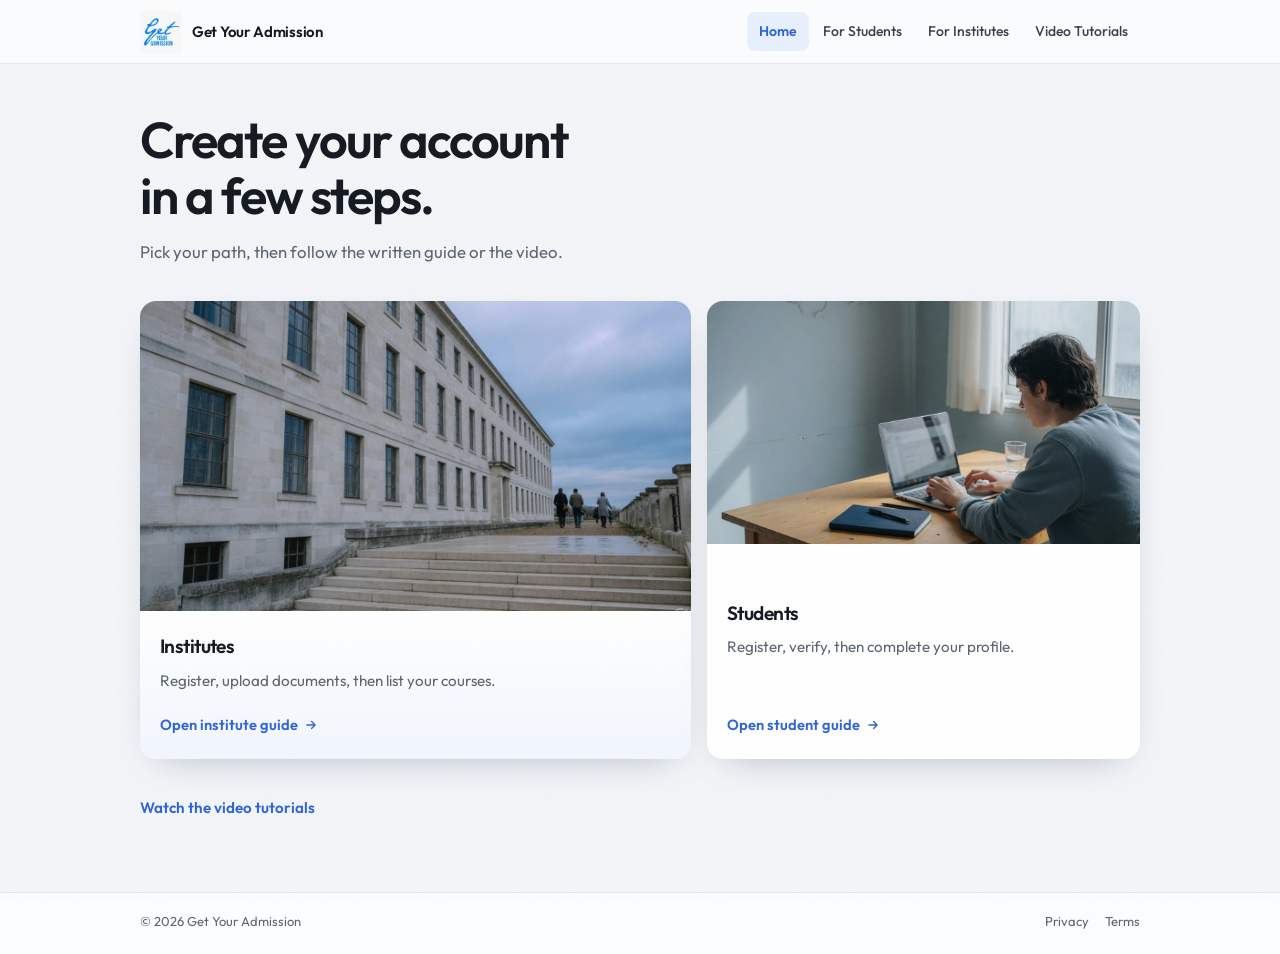
<file: index.html>
<!DOCTYPE html>
<html lang="en">
<head>
  <meta charset="UTF-8">
  <meta name="viewport" content="width=device-width, initial-scale=1.0">
  <title>Sign up guide - Get Your Admission</title>
  <meta name="description" content="Create a student or institute account on Get Your Admission. Short written steps and video walkthroughs.">
  <meta name="theme-color" content="#F3F5F8">
  <link rel="icon" href="favicon.svg?v=2" type="image/svg+xml">
  <link rel="preconnect" href="https://fonts.googleapis.com">
  <link rel="preconnect" href="https://fonts.gstatic.com" crossorigin>
  <link href="https://fonts.googleapis.com/css2?family=Outfit:wght@400;500;600;700&display=swap" rel="stylesheet">
  <link rel="stylesheet" href="style.css">
</head>
<body>
  <a class="skip-link" href="#main">Skip to content</a>

  <header class="site-header">
    <div class="nav-inner">
      <a href="index.html" class="brand">
        <img class="brand-logo" src="favicon.svg?v=2" alt="">
        <span class="brand-name">Get Your Admission</span>
      </a>
      <button class="nav-toggle" id="nav-toggle" type="button" aria-expanded="false" aria-controls="site-nav">
        <span class="nav-toggle-bar"></span>
        <span class="sr-only">Menu</span>
      </button>
      <nav class="site-nav" id="site-nav">
        <a href="index.html" aria-current="page">Home</a>
        <a href="student-signup.html">For Students</a>
        <a href="institute-signup.html">For Institutes</a>
        <a href="videos.html">Video Tutorials</a>
      </nav>
    </div>
  </header>

  <main id="main">
    <section class="hero">
      <div class="container">
        <h1>Create your account in a few steps.</h1>
        <p class="lede">Pick your path, then follow the written guide or the video.</p>
      </div>
    </section>

    <section class="paths" aria-label="Sign-up paths">
      <div class="container path-grid">
        <a class="path path--institute" href="institute-signup.html">
          <div class="path-media">
            <img src="images/institute.jpg" alt="Campus building with stone steps">
          </div>
          <div class="path-body">
            <h2>Institutes</h2>
            <p>Register, upload documents, then list your courses.</p>
            <span class="path-cta">Open institute guide
              <svg viewBox="0 0 24 24" fill="none" stroke="currentColor" stroke-width="2.2" stroke-linecap="round" stroke-linejoin="round" aria-hidden="true"><path d="M5 12h14M13 6l6 6-6 6"/></svg>
            </span>
          </div>
        </a>

        <a class="path path--student" href="student-signup.html">
          <div class="path-media">
            <img src="images/student.jpg" alt="Student working at a laptop">
          </div>
          <div class="path-body">
            <h2>Students</h2>
            <p>Register, verify, then complete your profile.</p>
            <span class="path-cta">Open student guide
              <svg viewBox="0 0 24 24" fill="none" stroke="currentColor" stroke-width="2.2" stroke-linecap="round" stroke-linejoin="round" aria-hidden="true"><path d="M5 12h14M13 6l6 6-6 6"/></svg>
            </span>
          </div>
        </a>
      </div>
    </section>

    <section class="watch-row">
      <div class="container">
        <a class="text-link" href="videos.html">Watch the video tutorials</a>
      </div>
    </section>
  </main>

  <footer class="site-footer">
    <div class="container footer-row">
      <p>© 2026 Get Your Admission</p>
      <nav class="footer-links" aria-label="Legal">
        <a href="privacy.html">Privacy</a>
        <a href="terms.html">Terms</a>
      </nav>
    </div>
  </footer>

  <script src="main.js"></script>
</body>
</html>
</file>
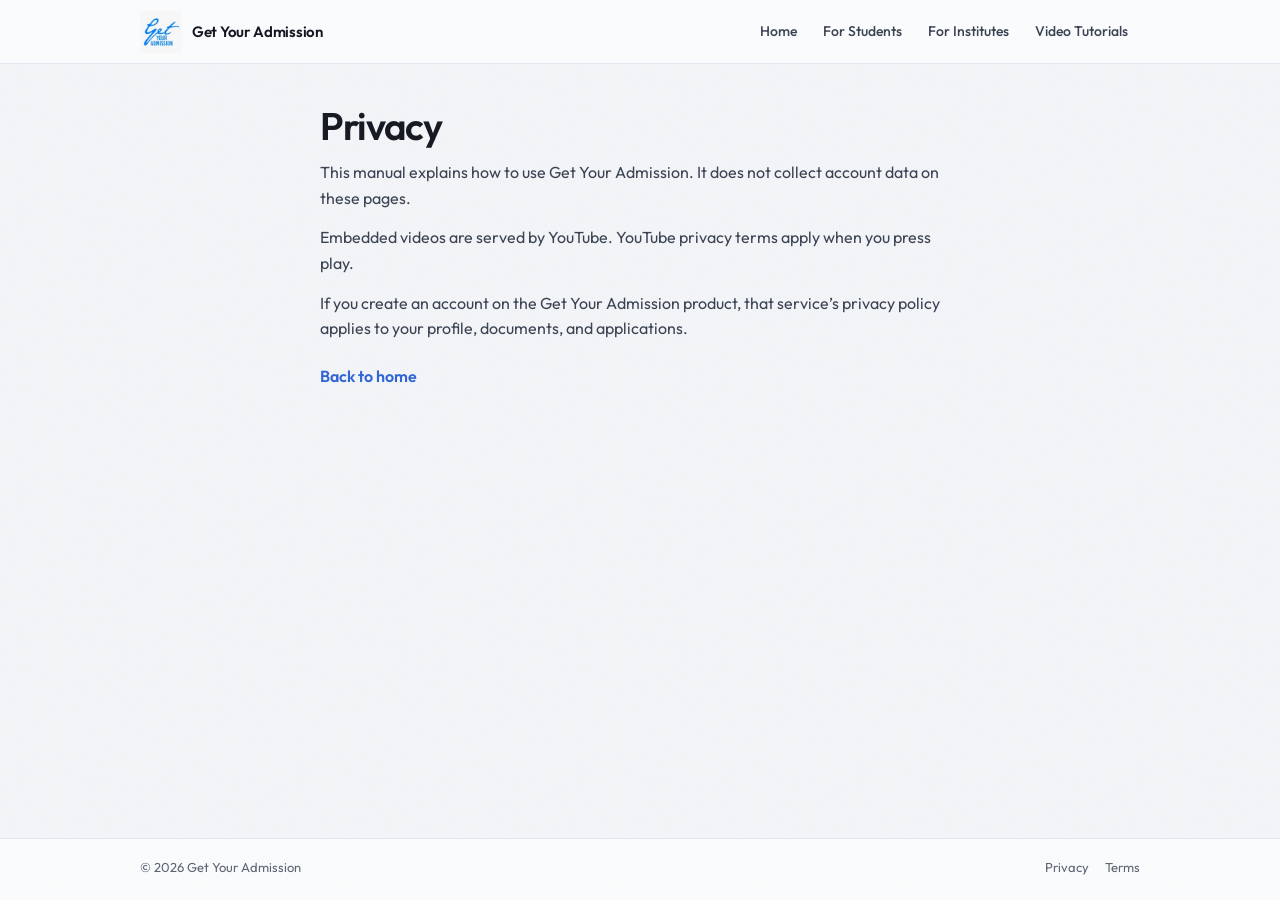
<file: privacy.html>
<!DOCTYPE html>
<html lang="en">
<head>
  <meta charset="UTF-8">
  <meta name="viewport" content="width=device-width, initial-scale=1.0">
  <title>Privacy - Get Your Admission</title>
  <meta name="description" content="Privacy information for the Get Your Admission user manual.">
  <meta name="theme-color" content="#F3F5F8">
  <link rel="icon" href="favicon.svg?v=2" type="image/svg+xml">
  <link rel="preconnect" href="https://fonts.googleapis.com">
  <link rel="preconnect" href="https://fonts.gstatic.com" crossorigin>
  <link href="https://fonts.googleapis.com/css2?family=Outfit:wght@400;500;600;700&display=swap" rel="stylesheet">
  <link rel="stylesheet" href="style.css">
</head>
<body>
  <a class="skip-link" href="#main">Skip to content</a>

  <header class="site-header">
    <div class="nav-inner">
      <a href="index.html" class="brand">
        <img class="brand-logo" src="favicon.svg?v=2" alt="">
        <span class="brand-name">Get Your Admission</span>
      </a>
      <button class="nav-toggle" id="nav-toggle" type="button" aria-expanded="false" aria-controls="site-nav">
        <span class="nav-toggle-bar"></span>
        <span class="sr-only">Menu</span>
      </button>
      <nav class="site-nav" id="site-nav">
        <a href="index.html">Home</a>
        <a href="student-signup.html">For Students</a>
        <a href="institute-signup.html">For Institutes</a>
        <a href="videos.html">Video Tutorials</a>
      </nav>
    </div>
  </header>

  <main id="main">
    <div class="container simple">
      <h1>Privacy</h1>
      <p>This manual explains how to use Get Your Admission. It does not collect account data on these pages.</p>
      <p>Embedded videos are served by YouTube. YouTube privacy terms apply when you press play.</p>
      <p>If you create an account on the Get Your Admission product, that service’s privacy policy applies to your profile, documents, and applications.</p>
      <a class="back-link" href="index.html">Back to home</a>
    </div>
  </main>

  <footer class="site-footer">
    <div class="container footer-row">
      <p>© 2026 Get Your Admission</p>
      <nav class="footer-links" aria-label="Legal">
        <a href="privacy.html">Privacy</a>
        <a href="terms.html">Terms</a>
      </nav>
    </div>
  </footer>

  <script src="main.js"></script>
</body>
</html>
</file>
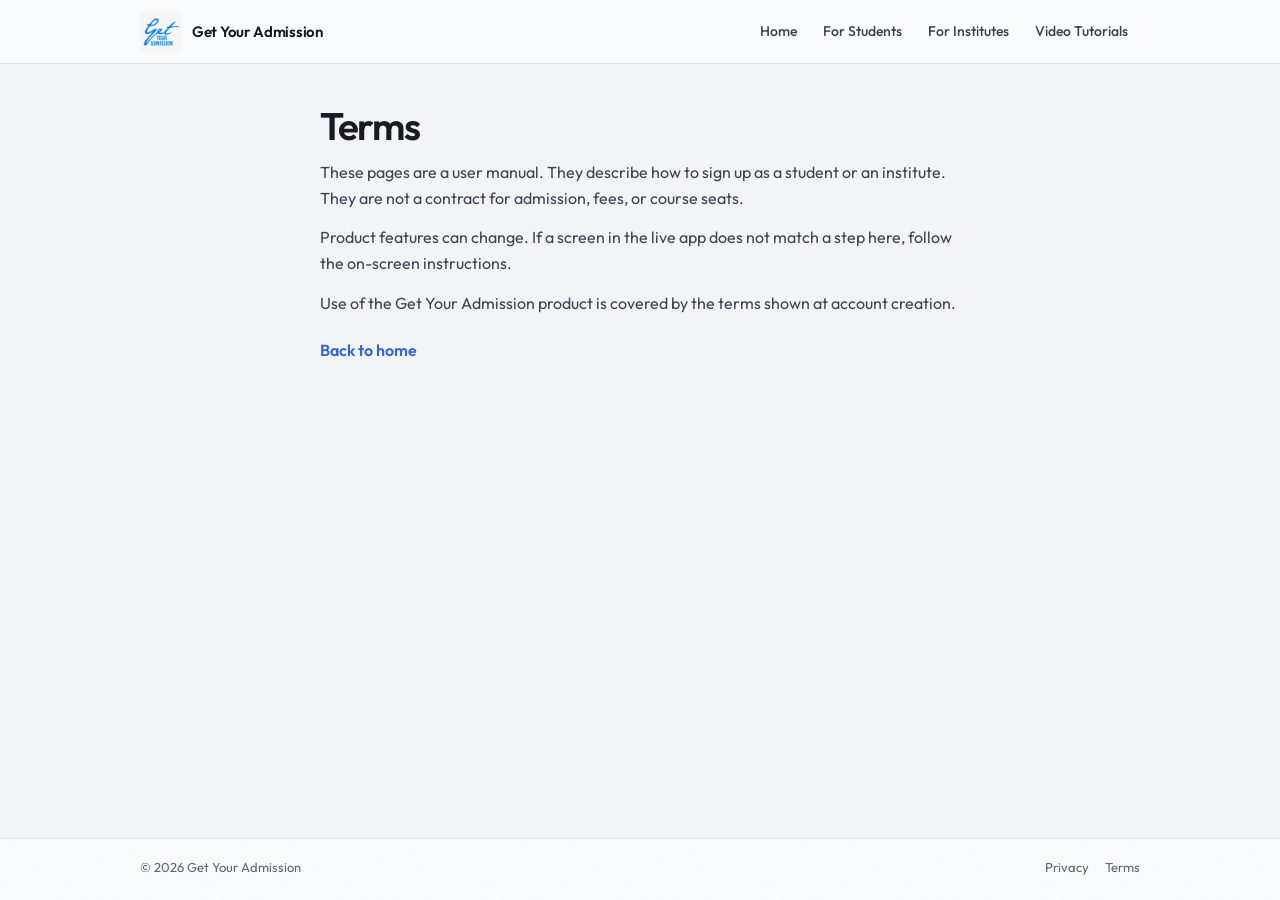
<file: terms.html>
<!DOCTYPE html>
<html lang="en">
<head>
  <meta charset="UTF-8">
  <meta name="viewport" content="width=device-width, initial-scale=1.0">
  <title>Terms - Get Your Admission</title>
  <meta name="description" content="Terms for using the Get Your Admission user manual.">
  <meta name="theme-color" content="#F3F5F8">
  <link rel="icon" href="favicon.svg?v=2" type="image/svg+xml">
  <link rel="preconnect" href="https://fonts.googleapis.com">
  <link rel="preconnect" href="https://fonts.gstatic.com" crossorigin>
  <link href="https://fonts.googleapis.com/css2?family=Outfit:wght@400;500;600;700&display=swap" rel="stylesheet">
  <link rel="stylesheet" href="style.css">
</head>
<body>
  <a class="skip-link" href="#main">Skip to content</a>

  <header class="site-header">
    <div class="nav-inner">
      <a href="index.html" class="brand">
        <img class="brand-logo" src="favicon.svg?v=2" alt="">
        <span class="brand-name">Get Your Admission</span>
      </a>
      <button class="nav-toggle" id="nav-toggle" type="button" aria-expanded="false" aria-controls="site-nav">
        <span class="nav-toggle-bar"></span>
        <span class="sr-only">Menu</span>
      </button>
      <nav class="site-nav" id="site-nav">
        <a href="index.html">Home</a>
        <a href="student-signup.html">For Students</a>
        <a href="institute-signup.html">For Institutes</a>
        <a href="videos.html">Video Tutorials</a>
      </nav>
    </div>
  </header>

  <main id="main">
    <div class="container simple">
      <h1>Terms</h1>
      <p>These pages are a user manual. They describe how to sign up as a student or an institute. They are not a contract for admission, fees, or course seats.</p>
      <p>Product features can change. If a screen in the live app does not match a step here, follow the on-screen instructions.</p>
      <p>Use of the Get Your Admission product is covered by the terms shown at account creation.</p>
      <a class="back-link" href="index.html">Back to home</a>
    </div>
  </main>

  <footer class="site-footer">
    <div class="container footer-row">
      <p>© 2026 Get Your Admission</p>
      <nav class="footer-links" aria-label="Legal">
        <a href="privacy.html">Privacy</a>
        <a href="terms.html">Terms</a>
      </nav>
    </div>
  </footer>

  <script src="main.js"></script>
</body>
</html>
</file>
<file: style.css>
/* Get Your Admission – user manual
   z-index: skip 5, grain 8, header 40, menu 45, lightbox 60 */

*, *::before, *::after { box-sizing: border-box; margin: 0; padding: 0; }

:root {
  --accent: #2F64D6;
  --accent-hover: #2454B8;
  --accent-soft: #E7EFFC;
  --ink: #141821;
  --ink-soft: #3A4252;
  --muted: #5C6573;
  --bg: #F3F5F8;
  --surface: #FBFCFD;
  --card: #FFFFFF;
  --line: #E2E7EF;
  --line-strong: #D3DAE6;
  --shadow: 0 14px 36px -20px rgba(24, 36, 62, 0.35);
  --shadow-tint: 0 16px 32px -18px rgba(47, 100, 214, 0.28);
  --radius: 16px;
  --radius-sm: 10px;
  --radius-xs: 8px;
  --font: "Outfit", system-ui, sans-serif;
  --ease: cubic-bezier(0.32, 0.72, 0, 1);
  --z-skip: 5;
  --z-grain: 8;
  --z-header: 40;
  --z-menu: 45;
  --z-modal: 60;
  --nav-h: 64px;
  --container: 1080px;
  --page-pad: clamp(16px, 4vw, 40px);
}

html {
  scroll-behavior: smooth;
  color-scheme: light;
}

html, body { overflow-x: clip; max-width: 100%; }

body {
  font-family: var(--font);
  color: var(--ink);
  background: var(--bg);
  font-size: 16px;
  line-height: 1.6;
  min-height: 100dvh;
  display: flex;
  flex-direction: column;
  -webkit-font-smoothing: antialiased;
}

body > * {
  min-width: 0;
  max-width: 100%;
  width: 100%;
}

body::before {
  content: "";
  position: fixed;
  inset: 0;
  z-index: var(--z-grain);
  pointer-events: none;
  opacity: 0.04;
  background-image: url("data:image/svg+xml,%3Csvg xmlns='http://www.w3.org/2000/svg' width='140' height='140'%3E%3Cfilter id='n'%3E%3CfeTurbulence type='fractalNoise' baseFrequency='.8' numOctaves='4' stitchTiles='stitch'/%3E%3C/filter%3E%3Crect width='140' height='140' filter='url(%23n)' opacity='.9'/%3E%3C/svg%3E");
}

img, iframe, video {
  max-width: 100%;
  display: block;
}
iframe { width: 100%; }
h1, h2, h3, p { overflow-wrap: break-word; }
button, input, textarea { font-family: inherit; }
a { color: var(--accent); text-decoration: none; }
a:hover { text-decoration: underline; text-underline-offset: 3px; }

:focus-visible {
  outline: 2px solid var(--accent);
  outline-offset: 3px;
}

.sr-only {
  position: absolute;
  width: 1px;
  height: 1px;
  padding: 0;
  margin: -1px;
  overflow: hidden;
  clip: rect(0, 0, 0, 0);
  white-space: nowrap;
  border: 0;
}

.skip-link {
  position: absolute;
  left: 12px;
  top: 12px;
  z-index: var(--z-skip);
  transform: translateY(-160%);
  background: var(--ink);
  color: var(--card);
  padding: 10px 14px;
  border-radius: var(--radius-xs);
  font-weight: 600;
  font-size: 14px;
}
.skip-link:focus {
  transform: none;
  color: var(--card);
  text-decoration: none;
}

.container {
  width: 100%;
  max-width: var(--container);
  margin-inline: auto;
  padding-inline: var(--page-pad);
  box-sizing: border-box;
}

/* Header */
.site-header {
  position: sticky;
  top: 0;
  z-index: var(--z-header);
  height: var(--nav-h);
  background: color-mix(in srgb, var(--surface) 86%, transparent);
  backdrop-filter: blur(16px);
  -webkit-backdrop-filter: blur(16px);
  border-bottom: 1px solid var(--line);
}

.nav-inner {
  height: 100%;
  width: 100%;
  max-width: var(--container);
  margin-inline: auto;
  padding-inline: var(--page-pad);
  box-sizing: border-box;
  display: flex;
  align-items: center;
  justify-content: space-between;
  gap: 16px;
  min-width: 0;
}

.brand {
  display: inline-flex;
  align-items: center;
  gap: 10px;
  color: var(--ink);
  text-decoration: none;
  flex-shrink: 0;
}
.brand:hover { text-decoration: none; }

.brand-logo {
  width: 42px;
  height: 42px;
  display: block;
  object-fit: contain;
  flex: 0 0 auto;
}

.brand-name {
  font-size: 15px;
  font-weight: 600;
  letter-spacing: -0.02em;
  white-space: nowrap;
}

.site-nav {
  display: flex;
  align-items: center;
  gap: 2px;
}

.site-nav a {
  color: var(--ink-soft);
  font-size: 14px;
  font-weight: 500;
  padding: 8px 12px;
  border-radius: 8px;
  text-decoration: none;
  transition: color 0.22s var(--ease), background 0.22s var(--ease);
  white-space: nowrap;
}
.site-nav a:hover {
  color: var(--ink);
  background: color-mix(in srgb, var(--accent-soft) 70%, transparent);
  text-decoration: none;
}
.site-nav a.is-active,
.site-nav a[aria-current="page"] {
  color: var(--accent);
  background: var(--accent-soft);
  font-weight: 600;
}

.nav-toggle {
  display: none;
  width: 44px;
  height: 44px;
  flex-shrink: 0;
  margin-left: auto;
  border: 0;
  background: var(--accent-soft);
  color: var(--ink);
  cursor: pointer;
  align-items: center;
  justify-content: center;
  border-radius: 8px;
}

.nav-toggle-bar {
  display: block;
  width: 18px;
  height: 2px;
  background: currentColor;
  position: relative;
  transition: transform 0.24s var(--ease);
}
.nav-toggle-bar::before {
  content: "";
  position: absolute;
  left: 0;
  top: -6px;
  width: 18px;
  height: 2px;
  background: currentColor;
  transition: transform 0.24s var(--ease), top 0.24s var(--ease);
}
.nav-toggle.is-open .nav-toggle-bar {
  transform: rotate(45deg);
}
.nav-toggle.is-open .nav-toggle-bar::before {
  top: 0;
  transform: rotate(-90deg);
}

body.nav-open { overflow: hidden; }

/* Hero */
.hero {
  padding: 48px 0 8px;
}
.hero h1 {
  font-size: clamp(2rem, 5.4vw, 3.15rem);
  font-weight: 600;
  letter-spacing: -0.038em;
  line-height: 1.12;
  max-width: 11em;
  text-wrap: balance;
}
.lede {
  margin-top: 14px;
  max-width: 42ch;
  color: var(--muted);
  font-size: 1.05rem;
  line-height: 1.55;
  font-weight: 400;
}

/* Path tiles */
.paths { padding: 28px 0 8px; }

.path-grid {
  display: grid;
  grid-template-columns: minmax(0, 1.12fr) minmax(0, 0.88fr);
  gap: 16px;
}

.path {
  display: grid;
  min-width: 0;
  color: inherit;
  text-decoration: none;
  background: var(--card);
  border-radius: var(--radius);
  overflow: hidden;
  box-shadow: var(--shadow);
  transition: transform 0.24s var(--ease), box-shadow 0.24s var(--ease);
}
.path:hover {
  text-decoration: none;
  transform: translateY(-3px);
  box-shadow: var(--shadow-tint);
}
.path:active { transform: scale(0.985); }

.path-media {
  aspect-ratio: 16 / 9;
  background: #1A2233;
  overflow: hidden;
  min-width: 0;
}
.path-media img {
  width: 100%;
  height: 100%;
  object-fit: cover;
  max-width: 100%;
}

.path-body {
  padding: 20px 20px 22px;
  display: flex;
  flex-direction: column;
  gap: 8px;
  min-height: 148px;
}
.path-body h2 {
  font-size: 1.2rem;
  font-weight: 600;
  letter-spacing: -0.03em;
}
.path-body p {
  color: var(--muted);
  font-size: 0.95rem;
  line-height: 1.5;
  max-width: 36ch;
}
.path-cta {
  margin-top: auto;
  padding-top: 12px;
  color: var(--accent);
  font-size: 0.92rem;
  font-weight: 600;
  display: inline-flex;
  align-items: center;
  gap: 6px;
}
.path-cta svg {
  width: 14px;
  height: 14px;
  transition: transform 0.22s var(--ease);
}
.path:hover .path-cta svg { transform: translateX(3px); }

.path--institute .path-body {
  background: linear-gradient(180deg, var(--card), color-mix(in srgb, var(--accent-soft) 55%, var(--card)));
}

.watch-row {
  padding: 28px 0 72px;
}
.watch-row .text-link {
  font-weight: 600;
  font-size: 0.95rem;
}

/* Guide pages */
.crumb {
  display: flex;
  flex-wrap: wrap;
  gap: 8px;
  align-items: center;
  font-size: 13px;
  color: var(--muted);
  padding: 22px 0 10px;
}
.crumb a { font-weight: 500; color: var(--accent); }

.guide-head {
  padding: 8px 0 28px;
  max-width: 42rem;
}
.kicker {
  display: inline-block;
  font-size: 0.8rem;
  font-weight: 600;
  color: var(--accent);
  margin-bottom: 10px;
}
.guide-head h1 {
  font-size: clamp(1.7rem, 4vw, 2.4rem);
  font-weight: 600;
  letter-spacing: -0.035em;
  line-height: 1.15;
  text-wrap: balance;
}
.guide-head .lede { margin-top: 12px; font-size: 1rem; }
.note {
  margin-top: 16px;
  padding: 12px 14px;
  background: var(--accent-soft);
  border-radius: var(--radius-sm);
  color: var(--ink-soft);
  font-size: 0.92rem;
  max-width: 62ch;
}
.note strong { color: var(--ink); font-weight: 600; }

.guide-layout {
  display: grid;
  grid-template-columns: minmax(0, 1fr) minmax(240px, 320px);
  gap: 48px 40px;
  align-items: start;
  padding-bottom: 72px;
  min-width: 0;
}

.steps {
  list-style: none;
  display: flex;
  flex-direction: column;
}
.steps > li {
  display: grid;
  grid-template-columns: 28px minmax(0, 1fr);
  gap: 14px;
  padding: 18px 0;
  border-top: 1px solid var(--line);
}
.steps > li:first-child {
  border-top: 0;
  padding-top: 0;
}
.step-index {
  width: 28px;
  height: 28px;
  border-radius: 8px;
  background: var(--accent);
  color: #fff;
  display: grid;
  place-items: center;
  font-size: 13px;
  font-weight: 700;
  font-variant-numeric: tabular-nums;
  margin-top: 1px;
}
.steps h2 {
  font-size: 1.02rem;
  font-weight: 600;
  letter-spacing: -0.02em;
  margin-bottom: 4px;
}
.steps p {
  color: var(--muted);
  font-size: 0.95rem;
  max-width: 62ch;
}

/* Collapsible Step Accordion */
.steps > li.is-collapsible {
  display: block;
  padding: 0;
  border: 1px solid var(--line);
  border-radius: var(--radius);
  background: var(--surface);
  margin: 10px 0;
  overflow: hidden;
  box-shadow: 0 2px 8px rgba(0, 0, 0, 0.03);
  transition: border-color 0.25s var(--ease), box-shadow 0.25s var(--ease), background 0.25s var(--ease);
}
.steps > li.is-collapsible:hover {
  border-color: color-mix(in srgb, var(--accent) 40%, var(--line));
}
.steps > li.is-collapsible.is-open {
  border-color: var(--accent);
  box-shadow: var(--shadow-tint);
  background: var(--card);
}

.step-header {
  display: grid;
  grid-template-columns: 28px 112px minmax(0, 1fr);
  gap: 14px;
  align-items: center;
  padding: 16px 18px;
  cursor: pointer;
  user-select: none;
  border-radius: var(--radius);
  transition: background 0.2s var(--ease);
}
.step-header:hover {
  background: color-mix(in srgb, var(--accent-soft) 40%, transparent);
}
.step-header:focus-visible {
  outline: 2px solid var(--accent);
  outline-offset: -2px;
}
.step-preview {
  position: relative;
  width: 112px;
  aspect-ratio: 16 / 9;
  overflow: hidden;
  border-radius: var(--radius-xs);
  background: #171C28;
  box-shadow: inset 0 0 0 1px rgba(255, 255, 255, 0.14);
}
.step-preview img {
  width: 100%;
  height: 100%;
  object-fit: cover;
  transition: transform 0.25s var(--ease), opacity 0.25s var(--ease);
}
.step-preview-play {
  position: absolute;
  left: 50%;
  top: 50%;
  width: 30px;
  height: 30px;
  border-radius: 50%;
  background: rgba(255, 255, 255, 0.94);
  box-shadow: 0 4px 14px rgba(9, 25, 58, 0.26);
  transform: translate(-50%, -50%);
  transition: transform 0.2s var(--ease), background 0.2s var(--ease);
}
.step-preview-play::after {
  content: "";
  position: absolute;
  left: 12px;
  top: 9px;
  border-top: 6px solid transparent;
  border-bottom: 6px solid transparent;
  border-left: 9px solid var(--accent);
}
.step-header:hover .step-preview img,
.step-header:focus-visible .step-preview img {
  opacity: 0.9;
  transform: scale(1.04);
}
.step-header:hover .step-preview-play,
.step-header:focus-visible .step-preview-play {
  background: #fff;
  transform: translate(-50%, -50%) scale(1.06);
}
.step-header .step-index {
  margin-top: 0;
  flex-shrink: 0;
  transition: transform 0.2s var(--ease);
}
.steps > li.is-collapsible.is-open .step-header .step-index {
  transform: scale(1.06);
}
.step-header-text h2 {
  font-size: 1.05rem;
  font-weight: 600;
  letter-spacing: -0.02em;
  margin-bottom: 3px;
  color: var(--ink);
}
.step-header-text p {
  color: var(--muted);
  font-size: 0.92rem;
  line-height: 1.45;
  margin: 0;
}
.step-dropdown {
  border-top: 1px solid var(--line);
  background: var(--card);
}
.step-dropdown[hidden] {
  display: none;
}
.step-dropdown-content {
  padding: 20px 18px 24px;
  display: flex;
  flex-direction: column;
  gap: 18px;
  animation: stepFadeSlideDown 0.3s var(--ease);
}
@keyframes stepFadeSlideDown {
  from {
    opacity: 0;
    transform: translateY(-8px);
  }
  to {
    opacity: 1;
    transform: translateY(0);
  }
}

.step-video-card {
  background: #171C28;
  border-radius: var(--radius-sm);
  overflow: hidden;
  box-shadow: 0 10px 30px -10px rgba(0, 0, 0, 0.45);
}
.step-video-frame {
  position: relative;
  aspect-ratio: 16 / 9;
  width: 100%;
  background: #0F141F;
}
.step-video-frame iframe {
  position: absolute;
  inset: 0;
  width: 100%;
  height: 100%;
  border: 0;
}
.step-expand-btn {
  position: absolute;
  right: 12px;
  top: 12px;
  z-index: 2;
  border: 0;
  background: rgba(15, 18, 28, 0.82);
  color: #fff;
  font-size: 12px;
  font-weight: 600;
  padding: 6px 12px;
  border-radius: 8px;
  cursor: pointer;
  backdrop-filter: blur(4px);
  transition: background 0.2s var(--ease), transform 0.2s var(--ease);
}
.step-expand-btn:hover {
  background: rgba(255, 255, 255, 0.25);
  transform: scale(1.03);
}
.step-video-caption {
  padding: 12px 16px;
  background: #171C28;
  border-top: 1px solid rgba(255, 255, 255, 0.08);
}
.step-video-tag {
  display: inline-block;
  font-size: 11px;
  font-weight: 600;
  text-transform: uppercase;
  letter-spacing: 0.05em;
  color: #8AABF8;
  margin-bottom: 2px;
}
.step-video-title {
  color: #fff;
  font-size: 0.95rem;
  font-weight: 600;
  margin: 0;
}

.step-desc-box {
  background: var(--surface);
  border: 1px solid var(--line);
  border-radius: var(--radius-sm);
  padding: 18px 20px;
}
.step-desc-heading {
  font-size: 1.05rem;
  font-weight: 600;
  color: var(--ink);
  margin-bottom: 8px;
  letter-spacing: -0.015em;
}
.step-desc-intro {
  color: var(--ink-soft);
  font-size: 0.93rem;
  line-height: 1.6;
  margin-bottom: 16px;
}
.step-checklist {
  margin-bottom: 16px;
}
.step-checklist-title {
  font-size: 0.82rem;
  font-weight: 700;
  text-transform: uppercase;
  letter-spacing: 0.05em;
  color: var(--accent);
  margin-bottom: 10px;
}
.step-substeps {
  list-style: none;
  padding: 0;
  margin: 0;
  display: flex;
  flex-direction: column;
  gap: 10px;
}
.step-substeps li {
  font-size: 0.92rem;
  color: var(--ink-soft);
  line-height: 1.5;
  padding-left: 22px;
  position: relative;
}
.step-substeps li::before {
  content: "";
  position: absolute;
  left: 4px;
  top: 7px;
  width: 7px;
  height: 7px;
  border-radius: 50%;
  background: var(--accent);
}
.step-substeps li strong {
  color: var(--ink);
  font-weight: 600;
}
.step-tip-callout {
  display: flex;
  align-items: flex-start;
  gap: 10px;
  background: var(--accent-soft);
  border-radius: var(--radius-xs);
  padding: 10px 14px;
  color: var(--ink-soft);
  font-size: 0.88rem;
  line-height: 1.45;
}
.step-tip-callout svg {
  flex-shrink: 0;
  color: var(--accent);
  margin-top: 1px;
}
.step-tip-callout p {
  margin: 0;
  color: var(--ink-soft);
  font-size: 0.88rem;
}
.step-tip-callout strong {
  color: var(--ink);
}

@media (max-width: 640px) {
  .step-header {
    grid-template-columns: 28px 96px minmax(0, 1fr);
    padding: 14px 16px;
  }
  .step-preview {
    width: 96px;
  }
  .step-dropdown-content {
    padding: 16px 14px 18px;
  }
}

.doc-list {
  margin: 10px 0 0;
  padding: 0;
  list-style: none;
  display: grid;
  gap: 6px;
}
.doc-list li {
  display: block;
  padding: 0;
  border: 0;
  color: var(--ink-soft);
  font-size: 0.92rem;
  font-weight: 500;
}

.help-line {
  margin-top: 28px;
  color: var(--muted);
  font-size: 0.95rem;
  max-width: 58ch;
}

.guide-media { position: sticky; top: calc(var(--nav-h) + 16px); }

.video-card {
  background: #171C28;
  border-radius: var(--radius);
  overflow: hidden;
  position: relative;
  box-shadow: var(--shadow);
}
.expand-btn {
  position: absolute;
  left: 10px;
  bottom: 10px;
  z-index: 2;
  border: 0;
  background: rgba(15, 18, 28, 0.78);
  color: #fff;
  font-size: 12px;
  font-weight: 600;
  padding: 7px 10px;
  border-radius: 8px;
  cursor: pointer;
  transition: background 0.2s var(--ease), transform 0.2s var(--ease);
}
.expand-btn:hover { background: rgba(255, 255, 255, 0.24); }
.expand-btn:active { transform: scale(0.98); }

.video-frame,
.video-embed,
.video-thumb {
  aspect-ratio: 16 / 9;
  width: 100%;
  max-width: 100%;
  background: #0F141F;
  position: relative;
  overflow: hidden;
}
.video-frame iframe,
.video-embed iframe,
.video-thumb iframe {
  position: absolute;
  inset: 0;
  width: 100%;
  height: 100%;
  border: 0;
}

.video-info { padding: 14px 16px 16px; }
.video-info h2,
.video-info h3,
.video-info h4,
.video-title {
  color: #fff;
  font-size: 0.95rem;
  font-weight: 600;
  letter-spacing: -0.02em;
  margin-bottom: 4px;
}
.video-info p,
.video-desc {
  color: rgba(255, 255, 255, 0.58);
  font-size: 0.8rem;
  line-height: 1.45;
}

.more-videos { margin-top: 22px; }
.more-videos h2,
.more-title {
  font-size: 0.78rem;
  font-weight: 600;
  color: var(--muted);
  margin-bottom: 8px;
}

.mv-item {
  display: flex;
  gap: 12px;
  align-items: center;
  width: 100%;
  padding: 8px;
  margin: 0 -8px;
  border: 0;
  background: transparent;
  text-align: left;
  cursor: pointer;
  border-radius: 10px;
  color: inherit;
  transition: background 0.2s var(--ease);
}
.mv-item:hover { background: color-mix(in srgb, var(--accent-soft) 70%, transparent); }
.mv-item.active { background: var(--accent-soft); }
.mv-thumb {
  width: 72px;
  height: 48px;
  border-radius: 8px;
  overflow: hidden;
  flex-shrink: 0;
  position: relative;
  background: var(--accent-soft);
}
.mv-thumb img { width: 100%; height: 100%; object-fit: cover; }
.mv-step {
  position: absolute;
  left: 4px;
  bottom: 4px;
  background: rgba(20, 24, 33, 0.82);
  color: #fff;
  font-size: 9px;
  font-weight: 700;
  letter-spacing: 0.04em;
  padding: 2px 5px;
  border-radius: 4px;
  font-variant-numeric: tabular-nums;
}
.mv-text p {
  font-size: 13px;
  font-weight: 600;
  color: var(--ink);
  line-height: 1.3;
}
.mv-item.active .mv-text p { color: var(--accent); }
.mv-text span {
  font-size: 12px;
  color: var(--muted);
}

.related {
  margin-top: 22px;
  padding-top: 16px;
  border-top: 1px solid var(--line);
}
.related h2 {
  font-size: 0.78rem;
  font-weight: 600;
  color: var(--muted);
  margin-bottom: 8px;
}
.related a {
  display: block;
  padding: 8px 0;
  font-size: 0.92rem;
  font-weight: 500;
  color: var(--ink-soft);
}
.related a:hover { color: var(--accent); }

/* Videos gallery */
.page-head {
  padding: 28px 0 20px;
  max-width: 36rem;
}
.page-head h1 {
  font-size: clamp(1.7rem, 4vw, 2.5rem);
  font-weight: 600;
  letter-spacing: -0.035em;
  line-height: 1.15;
  text-wrap: balance;
}
.page-head p {
  margin-top: 10px;
  color: var(--muted);
  max-width: 48ch;
}

.tabs {
  display: inline-flex;
  flex-wrap: wrap;
  gap: 4px;
  background: var(--card);
  border: 1px solid var(--line);
  padding: 4px;
  border-radius: 12px;
  margin-bottom: 28px;
}
.tabs button {
  border: 0;
  background: transparent;
  color: var(--ink-soft);
  font-weight: 600;
  font-size: 13.5px;
  padding: 8px 14px;
  border-radius: 8px;
  cursor: pointer;
  min-height: 40px;
  transition: background 0.2s var(--ease), color 0.2s var(--ease);
}
.tabs button:hover { color: var(--ink); }
.tabs button.active {
  background: var(--accent-soft);
  color: var(--accent);
}
.tabs button:active { transform: scale(0.98); }

.series { margin-bottom: 40px; }
.series-head {
  display: flex;
  align-items: baseline;
  justify-content: space-between;
  gap: 12px;
  flex-wrap: wrap;
  margin-bottom: 14px;
}
.series-head h2 {
  font-size: 1.15rem;
  font-weight: 600;
  letter-spacing: -0.03em;
}
.series-head p {
  color: var(--muted);
  font-size: 0.92rem;
  margin-top: 2px;
}
.guide-link {
  font-size: 0.9rem;
  font-weight: 600;
}

.vid-grid {
  display: grid;
  grid-template-columns: repeat(3, minmax(0, 1fr));
  gap: 14px;
}
.vid-card {
  display: flex;
  flex-direction: column;
  min-width: 0;
  text-align: left;
  border: 0;
  background: var(--card);
  border-radius: var(--radius);
  overflow: hidden;
  padding: 0;
  cursor: pointer;
  color: inherit;
  box-shadow: var(--shadow);
  transition: transform 0.22s var(--ease), box-shadow 0.22s var(--ease);
}
.vid-card:hover {
  transform: translateY(-3px);
  box-shadow: var(--shadow-tint);
}
.vid-card:active { transform: scale(0.985); }
.vid-card-media {
  position: relative;
  aspect-ratio: 16 / 9;
  background: #121722;
  display: block;
  overflow: hidden;
}
.vid-card-media img {
  width: 100%;
  height: 100%;
  object-fit: cover;
}
.vid-card-play {
  position: absolute;
  inset: 0;
  display: grid;
  place-items: center;
  background: linear-gradient(180deg, transparent 42%, rgba(15, 18, 28, 0.45));
}
.vid-card-play svg {
  width: 44px;
  height: 44px;
  fill: #fff;
  background: color-mix(in srgb, var(--accent) 92%, #000);
  border-radius: 50%;
  padding: 13px 13px 13px 15px;
  box-sizing: border-box;
  transition: transform 0.22s var(--ease);
}
.vid-card:hover .vid-card-play svg { transform: scale(1.06); }
.vid-card-step {
  position: absolute;
  left: 10px;
  top: 10px;
  background: rgba(15, 18, 28, 0.82);
  color: #fff;
  font-size: 11px;
  font-weight: 700;
  letter-spacing: 0.04em;
  padding: 4px 8px;
  border-radius: 7px;
  font-variant-numeric: tabular-nums;
}
.vid-card-body {
  display: flex;
  flex-direction: column;
  gap: 6px;
  padding: 14px 14px 16px;
}
.vid-card-kicker {
  font-size: 11px;
  font-weight: 600;
  letter-spacing: 0.04em;
  text-transform: uppercase;
  color: var(--accent);
}
.vid-card-body strong {
  font-size: 0.95rem;
  line-height: 1.35;
  font-weight: 600;
  letter-spacing: -0.02em;
}
.vid-card-desc {
  font-size: 0.82rem;
  color: var(--muted);
  line-height: 1.45;
  display: -webkit-box;
  -webkit-line-clamp: 2;
  line-clamp: 2;
  -webkit-box-orient: vertical;
  overflow: hidden;
}

.videos-page { padding-bottom: 64px; }

/* Simple pages */
.simple {
  padding: 40px 0 80px;
  max-width: 40rem;
}
.simple h1 {
  font-size: clamp(1.7rem, 4vw, 2.4rem);
  font-weight: 600;
  letter-spacing: -0.035em;
  line-height: 1.15;
  margin-bottom: 12px;
}
.simple p {
  color: var(--ink-soft);
  max-width: 62ch;
  margin-bottom: 14px;
}
.simple ul {
  margin: 8px 0 18px 1.1rem;
  color: var(--ink-soft);
}
.simple li { margin-bottom: 6px; }

.back-link {
  display: inline-flex;
  margin-top: 8px;
  font-weight: 600;
}

/* Footer */
.site-footer {
  margin-top: auto;
  border-top: 1px solid var(--line);
  background: var(--surface);
  padding: 18px 0 22px;
  font-size: 13px;
  color: var(--muted);
}
.footer-row {
  display: flex;
  justify-content: space-between;
  align-items: center;
  gap: 12px;
  flex-wrap: wrap;
}
.footer-links {
  display: flex;
  gap: 16px;
}
.footer-links a { color: var(--muted); }
.footer-links a:hover { color: var(--ink); }

/* Article template aliases */
.breadcrumb-bar { border-bottom: 1px solid var(--line); }
.breadcrumb { padding: 12px 0; }
.article-layout {
  display: grid;
  grid-template-columns: minmax(0, 1fr) minmax(240px, 320px);
  gap: 48px 40px;
  padding: 28px 0 72px;
  align-items: start;
  min-width: 0;
}
.article-title {
  font-size: clamp(1.7rem, 4vw, 2.3rem);
  font-weight: 600;
  letter-spacing: -0.035em;
  line-height: 1.15;
  margin-bottom: 10px;
}
.article-lead { color: var(--muted); max-width: 62ch; margin-bottom: 22px; }
.content-h2 {
  font-size: 1.05rem;
  font-weight: 600;
  letter-spacing: -0.02em;
  margin: 26px 0 8px;
}
.tip-box {
  background: var(--accent-soft);
  border-radius: var(--radius-sm);
  padding: 12px 14px;
  margin: 12px 0 20px;
  font-size: 0.92rem;
}
.steps-list { list-style: none; }
.step-item {
  display: grid;
  grid-template-columns: 28px minmax(0, 1fr);
  gap: 14px;
  padding: 16px 0;
  border-top: 1px solid var(--line);
}
.step-num {
  width: 28px;
  height: 28px;
  border-radius: 8px;
  background: var(--accent);
  color: #fff;
  display: grid;
  place-items: center;
  font-size: 13px;
  font-weight: 700;
}
.step-title { font-size: 1rem; font-weight: 600; margin-bottom: 4px; }
.step-desc { color: var(--muted); font-size: 0.95rem; }
.related-list { list-style: none; }
.related-list li { margin: 6px 0; }
.video-sidebar { position: sticky; top: calc(var(--nav-h) + 16px); }
.video-featured { position: relative; }
.video-placeholder {
  aspect-ratio: 16 / 9;
  background: #171C28;
  display: grid;
  place-items: center;
  color: rgba(255,255,255,.7);
}

@media (max-width: 980px) {
  .vid-grid { grid-template-columns: repeat(2, minmax(0, 1fr)); }
}

@media (max-width: 900px) {
  .guide-layout,
  .article-layout {
    grid-template-columns: 1fr;
    gap: 28px;
  }
  .guide-media,
  .video-sidebar {
    position: static;
    width: 100%;
    min-width: 0;
  }
}

@media (max-width: 768px) {
  .hero { padding: 32px 0 4px; }
  .hero h1 { max-width: none; }
  .path-grid { grid-template-columns: minmax(0, 1fr); }
  .path-body { min-height: 0; }
  .watch-row { padding: 20px 0 56px; }
  .guide-head { padding-bottom: 18px; }
  .guide-layout { padding-bottom: 56px; }
  .nav-toggle { display: flex; }
  .site-nav {
    display: none;
    position: absolute;
    top: 100%;
    left: 0;
    right: 0;
    background: var(--surface);
    border-bottom: 1px solid var(--line);
    padding: 8px var(--page-pad) 16px;
    flex-direction: column;
    align-items: stretch;
    z-index: var(--z-menu);
    box-shadow: var(--shadow);
  }
  .site-nav.is-open { display: flex; }
  .site-nav a {
    min-height: 44px;
    display: flex;
    align-items: center;
    white-space: normal;
  }
  .brand-name { font-size: 14px; }
}

@media (max-width: 620px) {
  .vid-grid { grid-template-columns: 1fr; }
  .footer-row { flex-direction: column; align-items: flex-start; }
}

@media (prefers-reduced-transparency: reduce) {
  .site-header {
    background: var(--surface);
    backdrop-filter: none;
    -webkit-backdrop-filter: none;
  }
}

@media (prefers-reduced-motion: reduce) {
  html { scroll-behavior: auto; }
  *, *::before, *::after {
    animation: none !important;
    transition: none !important;
  }
  .path:hover,
  .vid-card:hover { transform: none; }
}
</file>
